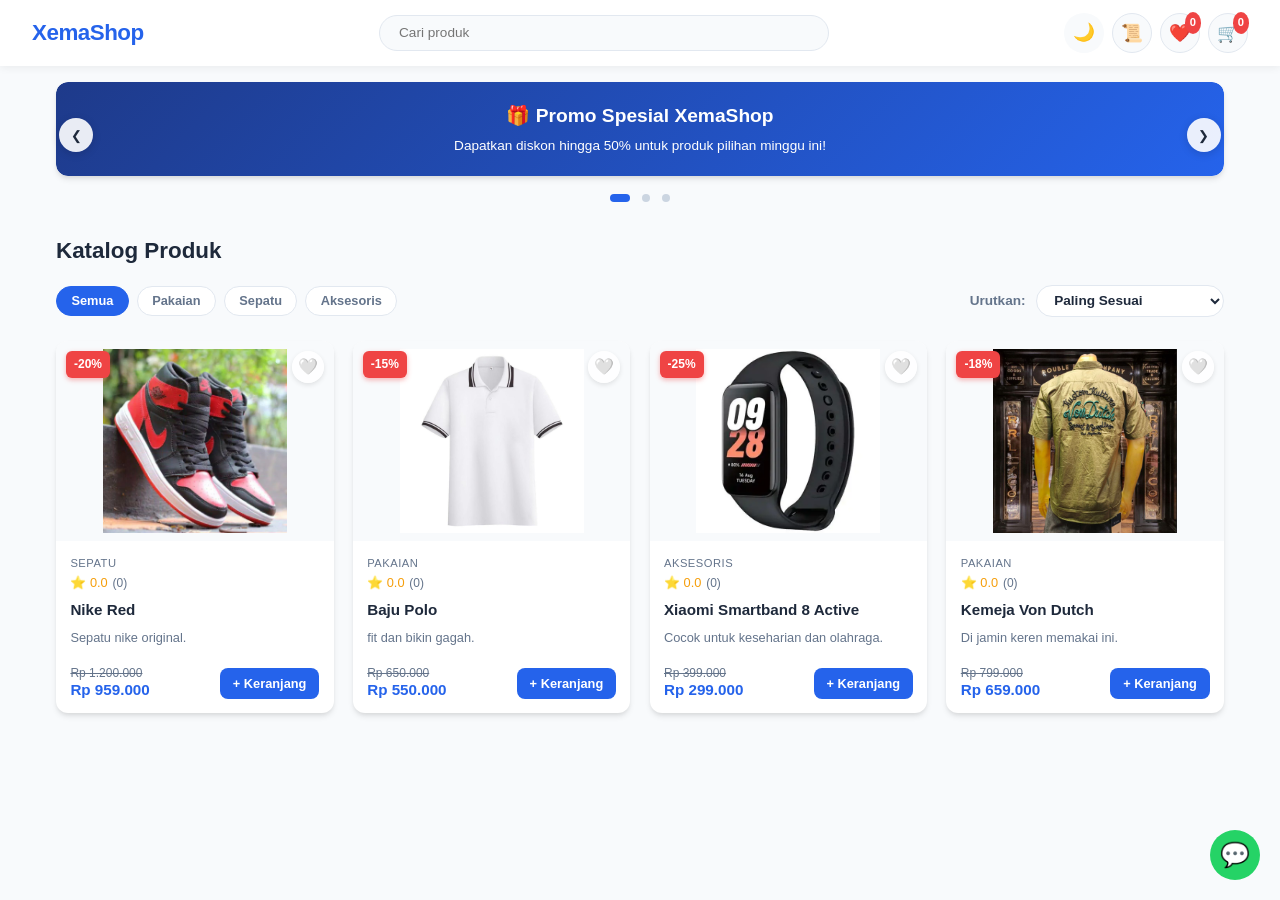
<file: index.html>
<!DOCTYPE html>
<html lang="id">
<head>
    <meta charset="UTF-8">
    <meta name="viewport" content="width=device-width, initial-scale=1.0">
    <meta name="google-site-verification" content="YqX3B5r68tZxQiuDohVBNaC2dRG-7oDWUFj8Z8aS5B4" />
    <title>XemaShop</title>
    <link rel="stylesheet" href="halaman%20utama/halaman-utama.css?v=2000">
</head>
<body>

    <header class="navbar">
        <div class="logo">
            <h2>XemaShop</h2>
        </div>

        <div class="search-box">
            <input type="text" id="search-input" placeholder="Cari produk">
        </div>

        <div style="display: flex; align-items: center; gap: 0.5rem;">
            <button id="dark-mode-toggle" class="cart-icon" title="Ubah Mode Gelap/Terang" style="border: none; outline: none;">
                🌙
            </button>

            <div class="cart-icon" id="history-btn" title="Riwayat Pembelian">
                📜
            </div>

            <div class="cart-icon" id="wishlist-btn" title="Daftar Favorit">
                ❤️ <span id="wishlist-count">0</span>
            </div>

            <div class="cart-icon" id="cart-btn" title="Keranjang Belanja">
                🛒 <span id="cart-count">0</span>
            </div>
        </div>
    </header>

    <section class="carousel-container">
      <div class="carousel-slide fade">
        <div class="banner-content banner-1">
          <h2>🎁 Promo Spesial XemaShop</h2>
          <p>Dapatkan diskon hingga 50% untuk produk pilihan minggu ini!</p>
        </div>
      </div>
      <div class="carousel-slide fade">
        <div class="banner-content banner-2">
          <h2>🔥 Potongan Ekstra Promo Sale</h2>
          <p>Nikmati penawaran harga spesial langsung tanpa syarat di katalog kami!</p>
        </div>
      </div>
      <div class="carousel-slide fade">
        <div class="banner-content banner-3">
          <h2>🚚 Bebas Ongkir Ke Seluruh Indonesia</h2>
          <p>Nikmati pengiriman cepat dan hemat hanya di XemaShop.</p>
        </div>
      </div>

      <button class="prev-slide" onclick="moveSlide(-1)">&#10094;</button>
      <button class="next-slide" onclick="moveSlide(1)">&#10095;</button>

      <div class="carousel-dots">
        <span class="dot" onclick="currentSlide(0)"></span>
        <span class="dot" onclick="currentSlide(1)"></span>
        <span class="dot" onclick="currentSlide(2)"></span>
      </div>
    </section>

    <main class="container">
        <h1 class="page-title">Katalog Produk</h1>
        <div style="display: flex; justify-content: space-between; align-items: center; flex-wrap: wrap; gap: 1rem; margin-bottom: 1.5rem;">
          <div class="category-filters" style="display: flex; gap: 0.5rem; flex-wrap: wrap;">
              <button class="filter-btn active" data-category="all">Semua</button>
              <button class="filter-btn" data-category="PAKAIAN">Pakaian</button>
              <button class="filter-btn" data-category="SEPATU">Sepatu</button>
              <button class="filter-btn" data-category="AKSESORIS">Aksesoris</button>
          </div>

          <div class="sort-box">
              <label for="sort-select" style="font-size: 0.85rem; font-weight: 600; color: var(--text-muted); margin-right: 0.4rem;">Urutkan:</label>
              <select id="sort-select" style="padding: 0.4rem 0.8rem; border: 1px solid var(--border-color); border-radius: 20px; outline: none; font-size: 0.85rem; background: var(--card-bg); cursor: pointer; color: var(--text-dark); font-weight: 600;">
                  <option value="default">Paling Sesuai</option>
                  <option value="lowest">Terendah ke Tertinggi</option>
                  <option value="highest">Tertinggi ke Terendah</option>
              </select>
          </div>
        </div>
        
        <div class="product-grid" id="product-container"></div>
    </main>

    <div class="cart-overlay" id="cart-overlay"></div>

    <aside class="cart-drawer" id="cart-drawer">
        <div class="cart-header">
            <h3 style="font-size: 1.05rem;">Keranjang Belanja</h3>
            <button class="close-btn" id="close-cart-btn">&times;</button>
        </div>
        
        <div class="cart-items" id="cart-items-container">
            <p class="empty-cart-msg">Keranjang kamu masih kosong.</p>
        </div>

        <div class="cart-footer">
            <div class="cart-total">
                <span>Total:</span>
                <strong id="cart-total-price">Rp 0</strong>
            </div>
            <button class="checkout-btn" id="checkout-btn">Checkout Sekarang</button>
        </div>
    </aside>

    <div class="modal-overlay" id="wishlist-modal">
        <div class="modal-content product-detail-card">
            <div style="display: flex; justify-content: space-between; align-items: center; margin-bottom: 1rem;">
                <h2 style="color: var(--text-dark); font-size: 1.2rem; margin: 0;">❤️ Favorit Saya</h2>
                <button class="close-btn" id="close-wishlist-btn">&times;</button>
            </div>
            <div id="wishlist-items-container" style="display: flex; flex-direction: column; gap: 1rem; max-height: 60vh; overflow-y: auto;">
            </div>
        </div>
    </div>

    <div class="modal-overlay" id="history-modal">
        <div class="modal-content product-detail-card" style="max-width: 650px;">
            <div style="display: flex; justify-content: space-between; align-items: center; margin-bottom: 1rem;">
                <h2 style="color: var(--text-dark); font-size: 1.2rem; margin: 0;">📜 Riwayat Pembelian & Ulasan</h2>
                <button class="close-btn" id="close-history-btn">&times;</button>
            </div>
            <div id="history-items-container" style="display: flex; flex-direction: column; gap: 1rem; max-height: 65vh; overflow-y: auto;">
            </div>
        </div>
    </div>

    <div class="modal-overlay" id="product-detail-modal">
        <div class="modal-content product-detail-card" style="max-width: 700px; position: relative;">
            <button class="close-btn" id="close-detail-btn" style="position: absolute; top: 15px; right: 20px; z-index: 10;">&times;</button>
            <div class="product-detail-body" id="product-detail-body"></div>
            
            <div class="reviews-section" style="margin-top: 1.5rem; border-top: 1px solid var(--border-color); padding-top: 1rem;">
                <h3 style="font-size: 1.1rem; margin-bottom: 1rem; color: var(--text-dark);">💬 Ulasan Pembeli</h3>
                <div id="product-reviews-container" style="display: flex; flex-direction: column; gap: 1rem; max-height: 300px; overflow-y: auto;">
                </div>
            </div>
        </div>
    </div>

    <a href="https://wa.me/6285124164662?text=Halo%20XemaShop!%20Saya%20mau%20tanya-tanya%20produk%20dong." 
       target="_blank" 
       class="floating-wa-btn" 
       title="Chat Customer Service">
       💬
    </a>

    <script src="halaman%20utama/produk.js?v=2000"></script>
    <script src="halaman%20utama/app.js?v=2000"></script>
</body>
</html>
</file>
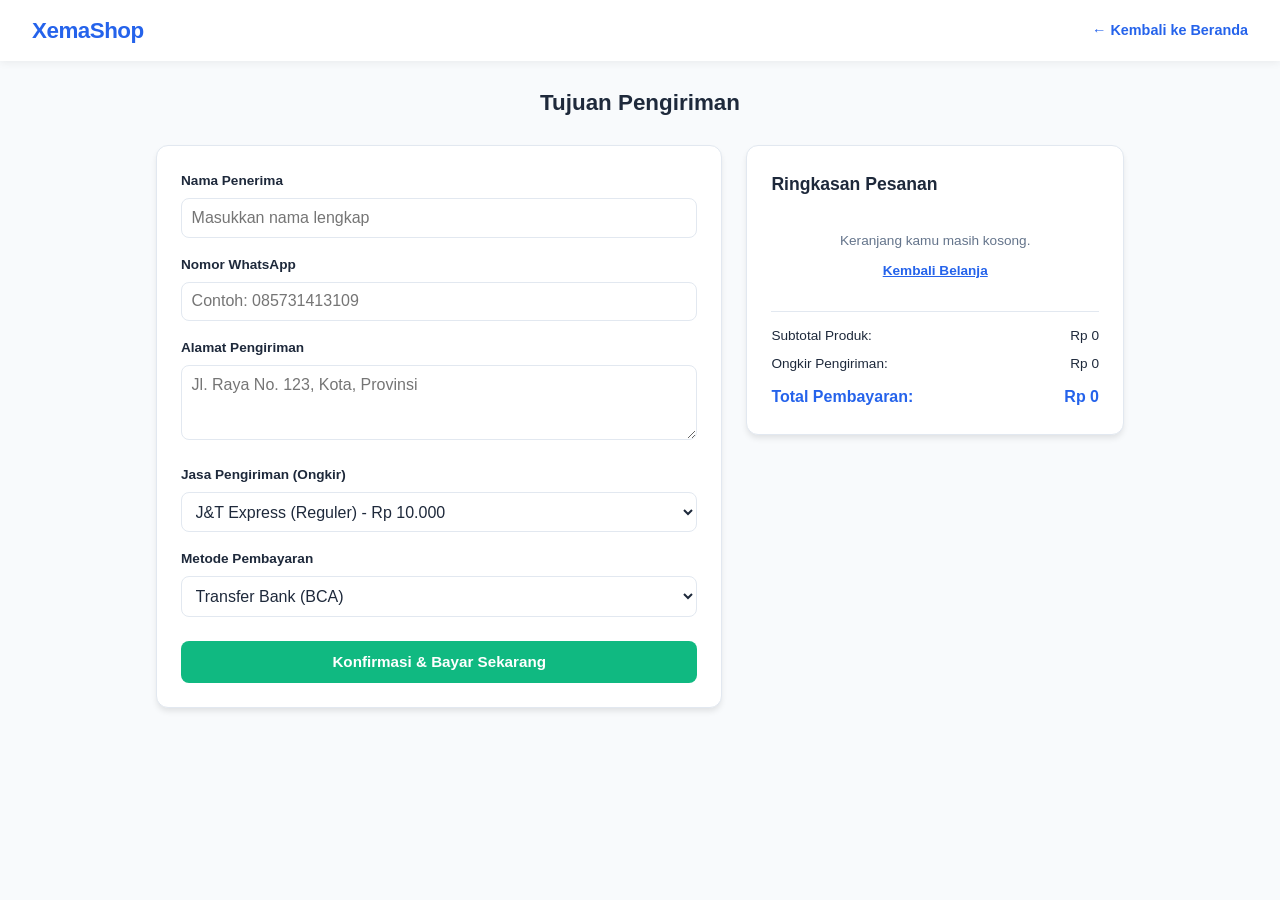
<file: checkout/checkout.html>
<!DOCTYPE html>
<html lang="id">
<head>
    <meta charset="UTF-8">
    <meta name="viewport" content="width=device-width, initial-scale=1.0">
    <title>Checkout - XemaShop</title>
    <link rel="stylesheet" href="../halaman utama/halaman-utama.css?v=1000">
    <link rel="stylesheet" href="checkout.css?v=1000">
</head>
<body>

    <header class="navbar">
        <div class="logo">
            <h2>XemaShop</h2>
        </div>
        <a href="../index.html" style="text-decoration: none; color: var(--primary-color); font-weight: 600; font-size: 0.9rem;">
            ← Kembali ke Beranda
        </a>
    </header>

    <main class="container">
        <h2 class="page-title">Tujuan Pengiriman</h2>

        <!-- CLASS BARU UNTUK LAYOUT CHECKOUT -->
        <div class="checkout-grid">
            
            <!-- FORM PENGIRIMAN -->
            <div class="checkout-card">
                <form id="checkout-form">
                    <div class="form-group">
                        <label>Nama Penerima</label>
                        <input type="text" id="input-name" placeholder="Masukkan nama lengkap" required>
                    </div>

                    <div class="form-group">
                        <label>Nomor WhatsApp</label>
                        <input type="tel" id="input-phone" placeholder="Contoh: 085731413109" required>
                    </div>

                    <div class="form-group">
                        <label>Alamat Pengiriman</label>
                        <textarea id="input-address" rows="3" placeholder="Jl. Raya No. 123, Kota, Provinsi" required></textarea>
                    </div>

                    <div class="form-group">
                        <label>Jasa Pengiriman (Ongkir)</label>
                        <select id="shipping-select">
                            <option value="10000">J&T Express (Reguler) - Rp 10.000</option>
                            <option value="15000">JNE Yes (Kilat) - Rp 15.000</option>
                            <option value="20000">SiCepat BEST - Rp 20.000</option>
                        </select>
                    </div>

                    <div class="form-group" style="margin-bottom: 1.5rem;">
                        <label>Metode Pembayaran</label>
                        <select id="payment-select">
                            <option value="Transfer Bank (BCA)">Transfer Bank (BCA)</option>
                            <option value="Transfer Bank (Mandiri)">Transfer Bank (Mandiri)</option>
                            <option value="E-Wallet (Gopay/OVO/Dana)">E-Wallet (Gopay/OVO/Dana)</option>
                            <option value="COD (Bayar di Tempat)">COD (Bayar di Tempat)</option>
                        </select>
                    </div>

                    <button type="submit" class="checkout-btn">
                        Konfirmasi & Bayar Sekarang
                    </button>
                </form>
            </div>

            <!-- RINGKASAN PESANAN -->
            <div class="checkout-card">
                <h3 style="font-size: 1.1rem; margin-bottom: 1rem; color: var(--text-dark);">Ringkasan Pesanan</h3>
                
                <div id="checkout-items-container"></div>

                <div style="border-top: 1px solid var(--border-color); padding-top: 0.8rem; margin-top: 0.8rem;">
                    <div style="display: flex; justify-content: space-between; font-size: 0.85rem; margin-bottom: 0.4rem;">
                        <span>Subtotal Produk:</span>
                        <span id="checkout-subtotal">Rp 0</span>
                    </div>
                    <div style="display: flex; justify-content: space-between; font-size: 0.85rem; margin-bottom: 0.4rem;">
                        <span>Ongkir Pengiriman:</span>
                        <span id="checkout-shipping-cost">Rp 10.000</span>
                    </div>
                    <div style="display: flex; justify-content: space-between; font-size: 1rem; font-weight: bold; color: var(--primary-color); margin-top: 0.6rem;">
                        <span>Total Pembayaran:</span>
                        <span id="checkout-total-payment">Rp 0</span>
                    </div>
                </div>
            </div>

        </div>
    </main>

    <!-- MODAL POP-UP NOTA / INVOICE -->
    <div class="modal-overlay" id="invoice-modal">
        <div class="product-detail-card" style="max-width: 450px;">
            <div id="invoice-content"></div>
            <div style="display: flex; flex-direction: column; gap: 0.6rem; margin-top: 1rem;">
                <button id="confirm-wa-btn" style="background: #25d366; color: white; border: none; padding: 0.7rem; border-radius: 8px; font-weight: bold; cursor: pointer;">
                    💬 Konfirmasi via WhatsApp
                </button>
                <button id="back-to-home-btn" style="background: var(--text-muted); color: white; border: none; padding: 0.7rem; border-radius: 8px; font-weight: bold; cursor: pointer;">
                    Kembali ke Halaman Utama
                </button>
            </div>
        </div>
    </div>

    <script src="checkout.js?v=1000"></script>
</body>
</html>
</file>
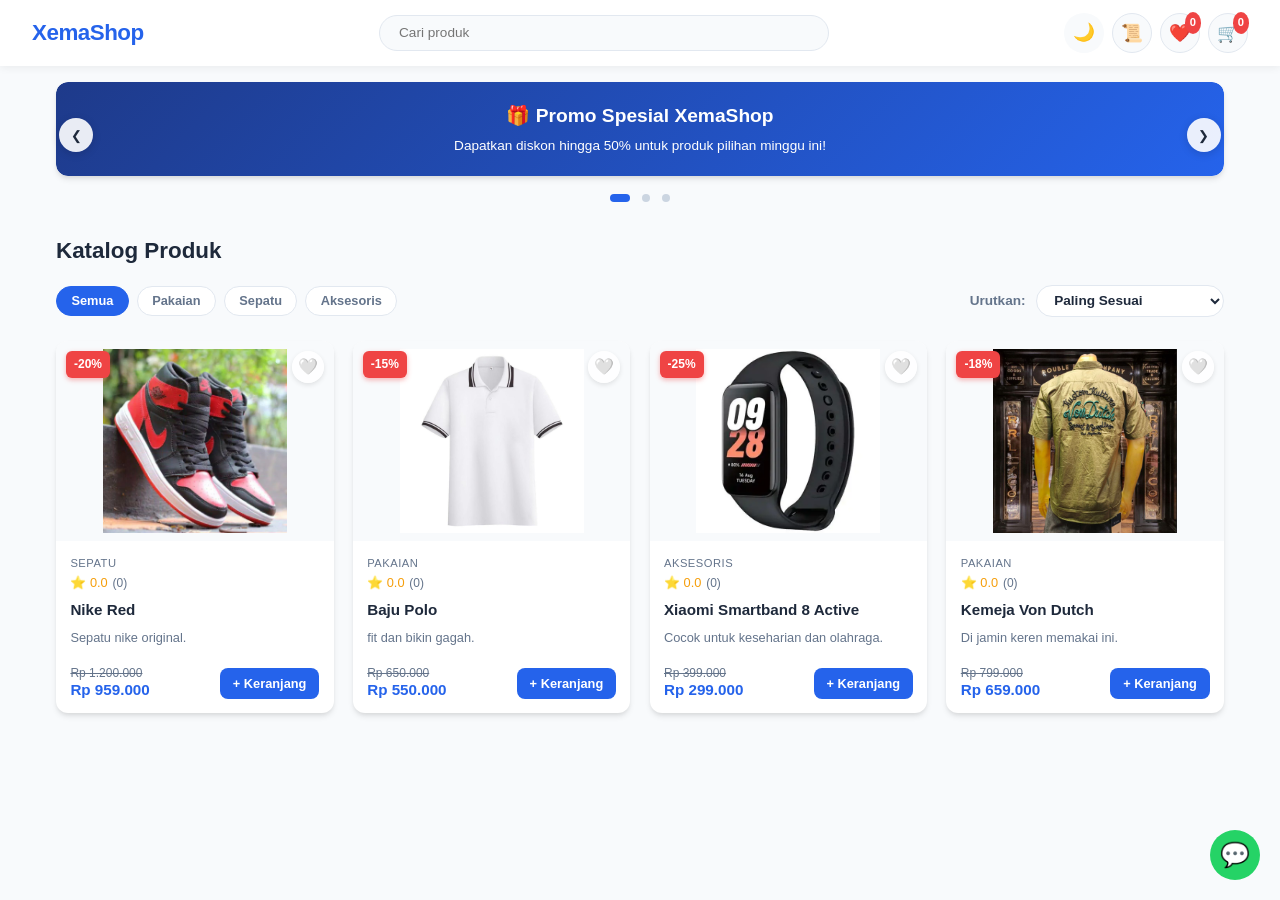
<file: halaman utama/halaman utama.html>
<!DOCTYPE html>
<html lang="id">
<head>
    <meta charset="UTF-8">
    <meta name="viewport" content="width=device-width, initial-scale=1.0">
    <title>XemaShop</title>
    <link rel="stylesheet" href="halaman-utama.css?v=8888">
</head>
<body>

    <header class="navbar">
        <div class="logo">
            <h2>XemaShop</h2>
        </div>

        <div class="search-box">
            <input type="text" id="search-input" placeholder="Cari produk">
        </div>

        <div style="display: flex; align-items: center; gap: 0.5rem;">
            <!-- TOMBOL SAKELAR DARK MODE -->
            <button id="dark-mode-toggle" class="cart-icon" title="Ubah Mode Gelap/Terang" style="border: none; outline: none;">
                🌙
            </button>

            <!-- IKON RIWAYAT PESANAN -->
            <div class="cart-icon" id="history-btn" title="Riwayat Pembelian">
                📜
            </div>

            <!-- IKON WISHLIST / FAVORIT -->
            <div class="cart-icon" id="wishlist-btn" title="Daftar Favorit">
                ❤️ <span id="wishlist-count">0</span>
            </div>

            <!-- IKON KERANJANG -->
            <div class="cart-icon" id="cart-btn" title="Keranjang Belanja">
                🛒 <span id="cart-count">0</span>
            </div>
        </div>
    </header>

    <!-- BANNER PROMO SLIDER (HERO CAROUSEL) -->
    <section class="carousel-container">
      <div class="carousel-slide fade">
        <div class="banner-content banner-1">
          <h2>🎁 Promo Spesial XemaShop</h2>
          <p>Dapatkan diskon hingga 50% untuk produk pilihan minggu ini!</p>
        </div>
      </div>
      <div class="carousel-slide fade">
        <div class="banner-content banner-2">
          <h2>🔥 Potongan Ekstra Promo Sale</h2>
          <p>Nikmati penawaran harga spesial langsung tanpa syarat di katalog kami!</p>
        </div>
      </div>
      <div class="carousel-slide fade">
        <div class="banner-content banner-3">
          <h2>🚚 Bebas Ongkir Ke Seluruh Indonesia</h2>
          <p>Nikmati pengiriman cepat dan hemat hanya di XemaShop.</p>
        </div>
      </div>

      <button class="prev-slide" onclick="moveSlide(-1)">&#10094;</button>
      <button class="next-slide" onclick="moveSlide(1)">&#10095;</button>

      <div class="carousel-dots">
        <span class="dot" onclick="currentSlide(0)"></span>
        <span class="dot" onclick="currentSlide(1)"></span>
        <span class="dot" onclick="currentSlide(2)"></span>
      </div>
    </section>

    <main class="container">
        <h1 class="page-title">Katalog Produk</h1>
        <div style="display: flex; justify-content: space-between; align-items: center; flex-wrap: wrap; gap: 1rem; margin-bottom: 1.5rem;">
          <div class="category-filters" style="display: flex; gap: 0.5rem; flex-wrap: wrap;">
              <button class="filter-btn active" data-category="all">Semua</button>
              <button class="filter-btn" data-category="PAKAIAN">Pakaian</button>
              <button class="filter-btn" data-category="SEPATU">Sepatu</button>
              <button class="filter-btn" data-category="AKSESORIS">Aksesoris</button>
          </div>

          <div class="sort-box">
              <label for="sort-select" style="font-size: 0.85rem; font-weight: 600; color: var(--text-muted); margin-right: 0.4rem;">Urutkan:</label>
              <select id="sort-select" style="padding: 0.4rem 0.8rem; border: 1px solid var(--border-color); border-radius: 20px; outline: none; font-size: 0.85rem; background: var(--card-bg); cursor: pointer; color: var(--text-dark); font-weight: 600;">
                  <option value="default">Paling Sesuai</option>
                  <option value="lowest">Terendah ke Tertinggi</option>
                  <option value="highest">Tertinggi ke Terendah</option>
              </select>
          </div>
        </div>
        
        <div class="product-grid" id="product-container"></div>
    </main>

    <!-- OVERLAY CART -->
    <div class="cart-overlay" id="cart-overlay"></div>

    <!-- DRAWER KERANJANG BELANJA -->
    <aside class="cart-drawer" id="cart-drawer">
        <div class="cart-header">
            <h3 style="font-size: 1.05rem;">Keranjang Belanja</h3>
            <button class="close-btn" id="close-cart-btn">&times;</button>
        </div>
        
        <div class="cart-items" id="cart-items-container">
            <p class="empty-cart-msg">Keranjang kamu masih kosong.</p>
        </div>

        <div class="cart-footer">
            <div class="cart-total">
                <span>Total:</span>
                <strong id="cart-total-price">Rp 0</strong>
            </div>
            <button class="checkout-btn" id="checkout-btn">Checkout Sekarang</button>
        </div>
    </aside>

    <!-- MODAL WISHLIST / FAVORIT -->
    <div class="modal-overlay" id="wishlist-modal">
        <div class="modal-content product-detail-card">
            <div style="display: flex; justify-content: space-between; align-items: center; margin-bottom: 1rem;">
                <h2 style="color: var(--text-dark); font-size: 1.2rem; margin: 0;">❤️ Favorit Saya</h2>
                <button class="close-btn" id="close-wishlist-btn">&times;</button>
            </div>
            <div id="wishlist-items-container" style="display: flex; flex-direction: column; gap: 1rem; max-height: 60vh; overflow-y: auto;">
            </div>
        </div>
    </div>

    <!-- MODAL RIWAYAT PEMBELIAN -->
    <div class="modal-overlay" id="history-modal">
        <div class="modal-content product-detail-card" style="max-width: 650px;">
            <div style="display: flex; justify-content: space-between; align-items: center; margin-bottom: 1rem;">
                <h2 style="color: var(--text-dark); font-size: 1.2rem; margin: 0;">📜 Riwayat Pembelian & Ulasan</h2>
                <button class="close-btn" id="close-history-btn">&times;</button>
            </div>
            <div id="history-items-container" style="display: flex; flex-direction: column; gap: 1rem; max-height: 65vh; overflow-y: auto;">
            </div>
        </div>
    </div>

    <!-- MODAL DETAIL PRODUK -->
    <div class="modal-overlay" id="product-detail-modal">
        <div class="modal-content product-detail-card" style="max-width: 700px; position: relative;">
            <button class="close-btn" id="close-detail-btn" style="position: absolute; top: 15px; right: 20px; z-index: 10;">&times;</button>
            <div class="product-detail-body" id="product-detail-body"></div>
            
            <div class="reviews-section" style="margin-top: 1.5rem; border-top: 1px solid var(--border-color); padding-top: 1rem;">
                <h3 style="font-size: 1.1rem; margin-bottom: 1rem; color: var(--text-dark);">💬 Ulasan Pembeli</h3>
                <div id="product-reviews-container" style="display: flex; flex-direction: column; gap: 1rem; max-height: 300px; overflow-y: auto;">
                </div>
            </div>
        </div>
    </div>

    <!-- TOMBOL LIVE CHAT WHATSAPP -->
    <a href="https://wa.me/6285124164662?text=Halo%20XemaShop!%20Saya%20mau%20tanya-tanya%20produk%20dong." 
       target="_blank" 
       class="floating-wa-btn" 
       title="Chat Customer Service">
       💬
    </a>

    <script src="produk.js?v=8888"></script>
    <script src="app.js?v=8888"></script>
</body>
</html>
</file>
<file: halaman utama/halaman-utama.css>
* {
  margin: 0;
  padding: 0;
  box-sizing: border-box;
  font-family: 'Segoe UI', Tahoma, Geneva, Verdana, sans-serif;
}

:root {
  --primary-color: #2563eb;
  --primary-hover: #1d4ed8;
  --bg-color: #f8fafc;
  --card-bg: #ffffff;
  --text-dark: #1e293b;
  --text-muted: #64748b;
  --accent-red: #ef4444;
  --accent-green: #10b981;
  --border-color: #e2e8f0;
  --shadow: 0 4px 6px -1px rgba(0, 0, 0, 0.1), 0 2px 4px -1px rgba(0, 0, 0, 0.06);
  --shadow-hover: 0 10px 15px -3px rgba(0, 0, 0, 0.1), 0 4px 6px -2px rgba(0, 0, 0, 0.05);
}

body.dark-mode {
  --bg-color: #0f172a;
  --card-bg: #1e293b;
  --text-dark: #f8fafc;
  --text-muted: #94a3b8;
  --border-color: #334155;
  --shadow: 0 4px 6px -1px rgba(0, 0, 0, 0.4);
  --shadow-hover: 0 10px 15px -3px rgba(0, 0, 0, 0.5);
}

body {
  background-color: var(--bg-color);
  color: var(--text-dark);
  line-height: 1.6;
  transition: background-color 0.3s ease, color 0.3s ease;
}

body.dark-mode select,
body.dark-mode input,
body.dark-mode textarea {
  color: var(--text-dark);
  background-color: #1e293b;
  border-color: var(--border-color);
}

/* ==========================================
   NAVBAR HEADER RAPI & PRESISI
   ========================================== */
.navbar {
  position: sticky;
  top: 0;
  background-color: var(--card-bg);
  box-shadow: 0 2px 8px rgba(0, 0, 0, 0.06);
  display: flex;
  justify-content: space-between;
  align-items: center;
  padding: 0.8rem 2rem;
  z-index: 100;
  gap: 1.5rem;
}

.logo h2 {
  color: var(--primary-color);
  font-weight: 800;
  font-size: 1.4rem;
  letter-spacing: -0.5px;
  white-space: nowrap;
}

.search-box {
  flex: 1;
  max-width: 450px;
  margin: 0 auto;
}

.search-box input {
  width: 100%;
  padding: 0.6rem 1.2rem;
  border: 1px solid var(--border-color);
  border-radius: 25px;
  outline: none;
  font-size: 0.85rem;
  transition: all 0.2s ease;
  background-color: var(--bg-color);
}

.search-box input:focus {
  border-color: var(--primary-color);
  box-shadow: 0 0 0 3px rgba(37, 99, 235, 0.15);
  background-color: var(--card-bg);
}

.cart-icon {
  position: relative;
  font-size: 1.1rem;
  cursor: pointer;
  padding: 0.4rem;
  background: var(--bg-color);
  border: 1px solid var(--border-color);
  border-radius: 50%;
  display: flex;
  align-items: center;
  justify-content: center;
  width: 40px;
  height: 40px;
  flex-shrink: 0;
  transition: transform 0.2s ease, background 0.2s ease;
}

.cart-icon:hover {
  transform: translateY(-2px);
  background: var(--border-color);
}

#cart-count, #wishlist-count {
  position: absolute;
  top: -2px;
  right: -2px;
  background-color: var(--accent-red);
  color: white;
  font-size: 0.7rem;
  font-weight: bold;
  padding: 2px 5px;
  border-radius: 50%;
}

/* ==========================================
   CONTAINER & KATALOG PRODUK
   ========================================== */
.container {
  max-width: 1200px;
  margin: 1.5rem auto;
  padding: 0 1rem;
}

.page-title {
  margin-bottom: 1rem;
  font-size: 1.4rem;
  color: var(--text-dark);
}

.product-grid {
  display: grid;
  grid-template-columns: repeat(auto-fill, minmax(220px, 1fr));
  gap: 1.2rem;
}

.product-cart {
  background-color: var(--card-bg);
  border-radius: 12px;
  overflow: hidden;
  box-shadow: var(--shadow);
  display: flex;
  flex-direction: column;
  transition: transform 0.2s ease, box-shadow 0.2s ease;
}

.product-cart:hover {
  transform: translateY(-4px);
  box-shadow: var(--shadow-hover);
}

.product-image-wrapper {
  position: relative;
  width: 100%;
  height: 200px;
  background-color: #f8fafc;
  overflow: hidden;
}

.product-image {
  width: 100%;
  height: 100%;
  object-fit: contain;
  object-position: center;
  padding: 0.5rem;
}

.discount-badge {
  position: absolute;
  top: 10px;
  left: 10px;
  background-color: #ef4444;
  color: #ffffff;
  font-size: 0.75rem;
  font-weight: 700;
  padding: 4px 8px;
  border-radius: 6px;
  z-index: 5;
  box-shadow: 0 2px 5px rgba(239, 68, 68, 0.4);
}

.wishlist-heart-btn {
  position: absolute;
  top: 10px;
  right: 10px;
  background: rgba(255, 255, 255, 0.9);
  border: none;
  border-radius: 50%;
  width: 32px;
  height: 32px;
  font-size: 1rem;
  display: flex;
  align-items: center;
  justify-content: center;
  cursor: pointer;
  z-index: 5;
  box-shadow: 0 2px 5px rgba(0,0,0,0.1);
}

.product-info {
  padding: 0.9rem;
  display: flex;
  flex-direction: column;
  flex-grow: 1;
}

.product-category {
  font-size: 0.7rem;
  color: var(--text-muted);
  text-transform: uppercase;
  letter-spacing: 0.5px;
}

.product-title {
  font-size: 0.95rem;
  font-weight: 600;
  margin-bottom: 0.3rem;
}

.product-description {
  font-size: 0.8rem;
  color: var(--text-muted);
  margin-bottom: 0.8rem;
  display: -webkit-box;
  -webkit-line-clamp: 2;
  line-clamp: 2;
  -webkit-box-orient: vertical;
  overflow: hidden;
}

.product-bottom {
  display: flex;
  justify-content: space-between;
  align-items: flex-end;
  margin-top: auto;
  gap: 0.5rem;
}

.product-price-container {
  display: flex;
  flex-direction: column;
  justify-content: flex-end;
  min-height: 38px;
}

.discount-price {
  font-size: 0.95rem;
  font-weight: 700;
  color: var(--primary-color);
  line-height: 1.2;
}

.original-price {
  font-size: 0.75rem;
  color: var(--text-muted);
  text-decoration: line-through; 
  line-height: 1.2;
}

.add-to-cart-btn {
  background-color: var(--primary-color);
  color: white;
  border: none;
  padding: 0.5rem 0.8rem;
  border-radius: 8px;
  cursor: pointer;
  font-weight: 600;
  font-size: 0.8rem;
  height: fit-content;
  align-self: flex-end;
}

.add-to-cart-btn:hover {
  background-color: var(--primary-hover);
}

.product-rating {
  display: flex;
  align-items: center;
  gap: 0.3rem;
  font-size: 0.8rem;
  margin-bottom: 0.3rem;
}

.rating-stars { color: #f59e0b; }
.rating-count { color: var(--text-muted); font-size: 0.75rem; }

/* ==========================================
   BANNER CAROUSEL PROMO (SUDAH DIPERBAIKI RAMPING)
   ========================================== */
.carousel-container {
  max-width: 1200px;
  margin: 1rem auto 0 auto;
  padding: 0 1rem;
  position: relative;
}

.carousel-slide {
  display: none;
  border-radius: 12px;
  overflow: hidden;
  box-shadow: var(--shadow);
}

.banner-content {
  padding: 1.2rem 2.5rem; /* Dikurangi dari 2.2rem agar ramping */
  color: white;
  text-align: center;
  border-radius: 12px;
  display: flex;
  flex-direction: column;
  justify-content: center;
  align-items: center;
  min-height: auto; /* Dihapus dari 150px agar ikuti isi teks saja */
}

.banner-content h2 {
  font-size: 1.2rem;
  margin-bottom: 0.2rem;
}

.banner-content p {
  font-size: 0.85rem;
}

.banner-1 { background: linear-gradient(135deg, #1e3a8a 0%, #2563eb 100%); }
.banner-2 { background: linear-gradient(135deg, #059669 0%, #10b981 100%); }
.banner-3 { background: linear-gradient(135deg, #7c3aed 0%, #a855f7 100%); }

.prev-slide, .next-slide,
.prev-btn, .next-btn,
.prev, .next {
  position: absolute !important;
  top: 42% !important; /* Menaikkan posisi tombol agar pas di tengah */
  transform: translateY(-50%) !important;
  background: rgba(255, 255, 255, 0.9) !important;
  color: #1e293b !important;
  border: none !important;
  width: 34px !important;
  height: 34px !important;
  border-radius: 50% !important;
  display: flex !important;
  align-items: center !important;
  justify-content: center !important;
  cursor: pointer !important;
  z-index: 10 !important;
  box-shadow: 0 2px 8px rgba(0, 0, 0, 0.15) !important;
  transition: all 0.2s ease !important;
}

.prev-slide:hover, .next-slide:hover,
.prev-btn:hover, .next-btn:hover,
.prev:hover, .next:hover {
  background: #ffffff !important;
  transform: translateY(-50%) scale(1.1) !important;
}

.prev-slide, .prev-btn, .prev {
  left: 1.2rem !important;
}

.next-slide, .next-btn, .next {
  right: 1.2rem !important;
}

.carousel-dots { text-align: center; margin-top: 0.5rem; }
.dot {
  cursor: pointer;
  height: 8px; width: 8px;
  margin: 0 4px;
  background-color: #cbd5e1;
  border-radius: 50%;
  display: inline-block;
}
.dot.active { background-color: var(--primary-color); width: 20px; border-radius: 10px; }

.cart-overlay {
  position: fixed;
  top: 0;
  left: 0;
  width: 100vw;
  height: 100vh;
  background-color: rgba(0, 0, 0, 0.5); 
  opacity: 0;
  visibility: hidden;
  transition: all 0.3s ease;
  z-index: 200;
}

.cart-overlay.active {
  opacity: 1;
  visibility: visible;
}

.cart-drawer {
  position: fixed;
  top: 70px;
  right: -420px;
  transform: none !important;
  width: 380px;
  max-width: 90vw;
  height: auto !important;
  max-height: 80vh !important;
  background-color: var(--card-bg);
  box-shadow: -4px 8px 25px rgba(0,0,0,0.2);
  border-radius: 16px 0 16px 16px;
  border: 1px solid var(--border-color);
  display: flex;
  flex-direction: column;
  transition: right 0.3s cubic-bezier(0.4, 0, 0.2, 1);
  z-index: 201;
  overflow: hidden;
}

.cart-drawer.active {
  right: 1.5rem !important;
}

.cart-header {
  padding: 1.2rem;
  border-bottom: 1px solid var(--border-color);
  display: flex;
  justify-content: space-between;
  align-items: center;
}

.close-btn {
  background: none;
  border: none;
  font-size: 1.8rem;
  cursor: pointer;
  color: var(--text-muted);
}

.cart-items {
  padding: 1rem;
  flex: 1;
  overflow-y: auto;
  max-height: 50vh;
}

.empty-cart-msg {
  text-align: center;
  color: var(--text-muted);
  margin-top: 2rem;
}

.cart-item {
  display: flex;
  align-items: center;
  gap: 0.8rem;
  margin-bottom: 1rem;
  padding-bottom: 1rem;
  border-bottom: 1px solid var(--border-color);
}

.cart-item img,
.cart-item-img {
  width: 65px !important;
  height: 65px !important;
  max-width: 65px !important;
  max-height: 65px !important;
  object-fit: cover !important;
  border-radius: 8px !important;
  flex-shrink: 0 !important;
}

.cart-item-info { flex-grow: 1; }
.cart-item-title { font-size: 0.85rem; font-weight: 600; line-height: 1.2; }
.cart-item-price { font-size: 0.8rem; color: var(--primary-color); font-weight: bold; margin-top: 0.2rem; }

.cart-item-qty {
  display: flex;
  align-items: center;
  gap: 0.4rem;
  margin-top: 0.3rem;
}

.qty-btn {
  background-color: var(--bg-color);
  border: 1px solid var(--border-color);
  width: 22px;
  height: 22px;
  border-radius: 4px;
  cursor: pointer;
  font-weight: bold;
}

.remove-item-btn {
  background: none;
  border: none;
  color: var(--accent-red);
  cursor: pointer;
  font-size: 0.75rem;
}

.cart-footer {
  padding: 1rem 1.2rem;
  border-top: 1px solid var(--border-color);
  background-color: var(--bg-color);
  margin-top: auto;
}

.cart-total {
  display: flex;
  justify-content: space-between;
  font-size: 1rem;
  margin-bottom: 1rem;
}

.checkout-btn {
  width: 100%;
  background-color: var(--accent-green);
  color: white;
  border: none;
  padding: 0.8rem;
  border-radius: 8px;
  font-weight: bold;
  font-size: 0.95rem;
  cursor: pointer;
}


.modal-overlay {
  position: fixed;
  top: 0; left: 0;
  width: 100vw; height: 100vh;
  background-color: rgba(0, 0, 0, 0.5);
  backdrop-filter: blur(2px);
  display: flex;
  justify-content: center;
  align-items: center;
  opacity: 0; visibility: hidden;
  transition: all 0.3s ease;
  z-index: 1000;
  padding: 1rem;
}

.modal-overlay.active { 
  opacity: 1; 
  visibility: visible; 
}

.product-detail-card {
  background-color: var(--card-bg);
  border-radius: 16px;
  width: 90%;
  max-width: 650px;
  max-height: 90vh;
  overflow-y: auto;
  overflow-x: hidden;
  position: relative;
  padding: 1.5rem;
  margin: auto;
}

.product-detail-body {
  display: grid;
  grid-template-columns: 1fr 1fr;
  gap: 1.2rem;
  align-items: flex-start;
}

.detail-img-wrapper {
  position: relative;
  width: 100%;
  height: 240px;
  border-radius: 12px;
  overflow: hidden;
  background-color: #f1f5f9;
}

.detail-img {
  width: 100% !important;
  height: 100% !important;
  object-fit: contain !important;
  display: block;
}

.floating-wa-btn {
  position: fixed;
  bottom: 20px; right: 20px;
  width: 50px; height: 50px;
  background-color: #25d366;
  color: white;
  border-radius: 50%;
  display: flex;
  align-items: center;
  justify-content: center;
  font-size: 1.5rem;
  text-decoration: none;
  z-index: 999;
}

.filter-btn {
  padding: 0.4rem 0.9rem;
  background-color: var(--card-bg);
  color: var(--text-muted);
  border: 1px solid var(--border-color);
  border-radius: 20px;
  font-size: 0.8rem;
  font-weight: 600;
  cursor: pointer;
}

.filter-btn.active {
  background-color: var(--primary-color);
  color: white;
  border-color: var(--primary-color);
}

.size-selector {
  margin: 0.8rem 0;
}

.size-selector label {
  display: block;
  font-size: 0.85rem;
  font-weight: 600;
  color: var(--text-dark);
  margin-bottom: 0.5rem;
}

.size-options {
  display: flex !important;
  flex-wrap: wrap !important;
  gap: 0.5rem !important;
}

.size-btn {
  min-width: 40px;
  height: 36px;
  padding: 0 0.6rem;
  border: 1px solid var(--border-color);
  background-color: var(--card-bg);
  color: var(--text-dark);
  border-radius: 8px;
  font-size: 0.85rem;
  font-weight: 600;
  cursor: pointer;
  display: inline-flex;
  align-items: center;
  justify-content: center;
  transition: all 0.2s ease;
}

.size-btn:hover {
  border-color: var(--primary-color);
  color: var(--primary-color);
}

.size-btn.active {
  border-color: var(--primary-color);
  background-color: var(--primary-color);
  color: #ffffff;
  box-shadow: 0 2px 6px rgba(37, 99, 235, 0.3);
}

/* ==========================================
   MODAL RIWAYAT PEMBELIAN & ULASAN
   ========================================== */
.history-order-card {
  background-color: var(--card-bg);
  border: 1px solid var(--border-color);
  border-radius: 12px;
  padding: 1rem;
  margin-bottom: 1rem;
  box-shadow: 0 2px 4px rgba(0,0,0,0.05);
}

.history-order-header {
  display: flex;
  justify-content: space-between;
  border-bottom: 1px solid var(--border-color);
  padding-bottom: 0.6rem;
  margin-bottom: 0.8rem;
  font-size: 0.85rem;
  color: var(--text-muted);
}

.history-product-item {
  display: flex;
  flex-direction: column;
  gap: 0.8rem;
  margin-bottom: 1rem;
}

.history-product-main {
  display: flex;
  gap: 1rem;
  align-items: flex-start;
}

.history-product-img {
  width: 75px !important;
  height: 75px !important;
  max-width: 75px !important;
  max-height: 75px !important;
  object-fit: cover !important;
  border-radius: 8px !important;
  flex-shrink: 0 !important;
  border: 1px solid var(--border-color);
}

.star-rating-input span {
  font-size: 1.3rem;
  cursor: pointer;
  filter: grayscale(100%);
  transition: transform 0.2s, filter 0.2s;
  display: inline-block;
  margin-right: 2px;
}

.star-rating-input span.active {
  filter: grayscale(0%);
}

.star-rating-input span:hover {
  transform: scale(1.2);
}

.review-form-box {
  background: var(--bg-color);
  border: 1px solid var(--border-color);
  border-radius: 8px;
  padding: 0.8rem;
  display: flex;
  flex-direction: column;
  gap: 0.6rem;
  width: 100%;
  box-sizing: border-box;
}

.review-textarea {
  width: 100% !important;
  min-height: 60px;
  max-height: 120px;
  padding: 0.6rem;
  border: 1px solid var(--border-color);
  border-radius: 6px;
  font-size: 0.85rem;
  resize: vertical;
  box-sizing: border-box !important;
}

.review-media-upload {
  display: flex;
  align-items: center;
  flex-wrap: wrap;
  gap: 0.6rem;
}

.upload-btn-label {
  background-color: var(--card-bg);
  border: 1px solid var(--border-color);
  padding: 0.4rem 0.7rem;
  border-radius: 6px;
  font-size: 0.75rem;
  font-weight: 600;
  cursor: pointer;
  display: inline-flex;
  align-items: center;
  gap: 0.3rem;
  color: var(--text-dark);
  transition: background 0.2s;
}

.upload-btn-label:hover {
  background-color: var(--border-color);
}

.submit-review-btn {
  background-color: var(--primary-color);
  color: #ffffff;
  border: none;
  padding: 0.6rem;
  border-radius: 6px;
  font-size: 0.85rem;
  font-weight: 600;
  cursor: pointer;
  transition: background-color 0.2s;
  width: 100%;
}

.submit-review-btn:hover {
  background-color: var(--primary-hover);
}

/* ==========================================
   ATURAN RESPONSIVE UNTUK HP / MOBILE
   ========================================== */
@media screen and (max-width: 650px) {
  .navbar {
    flex-wrap: wrap;
    padding: 0.6rem 0.8rem;
  }

  .search-box {
    order: 3;
    width: 100%;
    flex: 1 0 100%;
    max-width: 100%;
    margin-top: 0.3rem;
  }

  .banner-content {
    padding: 1rem 1.5rem;
  }

  .banner-content h2 { font-size: 0.95rem; }
  .banner-content p { font-size: 0.75rem; }

  .prev-slide { left: 0.5rem; }
  .next-slide { right: 0.5rem; }

  .product-grid {
    grid-template-columns: repeat(2, 1fr);
    gap: 0.8rem;
  }

  .product-image-wrapper { height: 140px; }

  .add-to-cart-btn {
    width: 100%;
    font-size: 0.75rem;
    padding: 0.4rem;
  }

  .product-bottom {
    flex-direction: column;
    align-items: flex-start;
  }

  .product-detail-body {
    grid-template-columns: 1fr;
    gap: 0.8rem;
  }

  .detail-img-wrapper { height: 180px; }

  .cart-drawer {
    top: 110px !important;
  }

  .cart-drawer.active {
    right: 0.5rem !important;
  }
}

/* ==========================================
   FIX PERMANEN WISHLIST MOBILE RESPONSIVE
   ========================================== */
.wishlist-item-card {
  display: flex !important;
  align-items: center !important;
  justify-content: space-between !important;
  gap: 0.6rem !important;
  padding: 0.7rem !important;
  border: 1px solid var(--border-color) !important;
  border-radius: 12px !important;
  margin-bottom: 0.8rem !important;
  background-color: var(--card-bg) !important;
  box-sizing: border-box !important;
  width: 100% !important;
}

.wishlist-item-card img,
.wishlist-item-img {
  width: 55px !important;
  height: 55px !important;
  min-width: 55px !important;
  object-fit: contain !important;
  border-radius: 8px !important;
  background-color: #f8fafc !important;
  border: 1px solid var(--border-color) !important;
  flex-shrink: 0 !important;
  margin: 0 !important;
}

.wishlist-item-info {
  flex: 1 !important;
  min-width: 0 !important;
  display: flex !important;
  flex-direction: column !important;
  justify-content: center !important;
}

.wishlist-item-info h4 {
  font-size: 0.85rem !important;
  font-weight: 600 !important;
  color: var(--text-dark) !important;
  margin-bottom: 0.2rem !important;
  white-space: nowrap !important;
  overflow: hidden !important;
  text-overflow: ellipsis !important;
}

.wishlist-item-info p {
  font-size: 0.8rem !important;
  font-weight: 700 !important;
  color: var(--primary-color) !important;
  margin: 0 !important;
}

.wishlist-item-actions {
  display: flex !important;
  align-items: center !important;
  gap: 0.4rem !important;
  flex-shrink: 0 !important;
}

.wishlist-item-actions .add-to-cart-btn {
  height: 34px !important;
  padding: 0 0.6rem !important;
  font-size: 0.75rem !important;
  border-radius: 8px !important;
  display: inline-flex !important;
  align-items: center !important;
  justify-content: center !important;
  margin: 0 !important;
  white-space: nowrap !important;
}

.remove-wishlist-btn,
.wishlist-item-actions button:last-child {
  width: 34px !important;
  height: 34px !important;
  min-width: 34px !important;
  background-color: #fee2e2 !important;
  color: #ef4444 !important;
  border: 1px solid #fca5a5 !important;
  border-radius: 8px !important;
  cursor: pointer !important;
  display: inline-flex !important;
  align-items: center !important;
  justify-content: center !important;
  font-size: 0.9rem !important;
  padding: 0 !important;
  margin: 0 !important;
  transition: all 0.2s ease !important;
}

@media screen and (max-width: 480px) {
  .wishlist-item-card {
    padding: 0.6rem 0.5rem !important;
    gap: 0.4rem !important;
  }

  .wishlist-item-actions .add-to-cart-btn {
    padding: 0 0.4rem !important;
    font-size: 0.7rem !important;
  }
}

/* ==========================================
   SAMAKAN MODAL FAVORIT & RIWAYAT SEPERTI KERANJANG (DI KANAN ATAS)
   ========================================== */
#wishlist-modal,
#history-modal {
  align-items: flex-start !important;
  justify-content: flex-end !important;
  padding-top: 70px !important;
  padding-right: 1.5rem !important;
}

#wishlist-modal .product-detail-card,
#history-modal .product-detail-card {
  width: 380px !important;
  max-width: 90vw !important;
  max-height: 80vh !important;
  margin: 0 !important;
  border-radius: 16px 0 16px 16px !important;
  box-shadow: -4px 8px 25px rgba(0, 0, 0, 0.2) !important;
  border: 1px solid var(--border-color) !important;
  animation: slideDownNav 0.25s ease-out !important;
}

@keyframes slideDownNav {
  from {
    opacity: 0;
    transform: translateY(-10px);
  }
  to {
    opacity: 1;
    transform: translateY(0);
  }
}

@media screen and (max-width: 650px) {
  #wishlist-modal,
  #history-modal {
    padding-top: 110px !important;
    padding-right: 0.5rem !important;
    padding-left: 0.5rem !important;
  }

  #wishlist-modal .product-detail-card,
  #history-modal .product-detail-card {
    width: 100% !important;
  }
}
</file>
<file: checkout/checkout.css>
/* ======================================================
   STYLESHEET CHECKOUT (HYBRID MOBILE & DARK MODE)
   ========================================= */

* {
  margin: 0;
  padding: 0;
  box-sizing: border-box;
  font-family: 'Segoe UI', Tahoma, Geneva, Verdana, sans-serif;
}

:root {
  --primary-color: #2563eb;
  --bg-color: #f8fafc;
  --card-bg: #ffffff;
  --text-dark: #1e293b;
  --text-muted: #64748b;
  --accent-green: #10b981;
  --border-color: #e2e8f0;
  --shadow: 0 4px 6px -1px rgba(0, 0, 0, 0.1);
}

/* SUPPORT DARK MODE CHECKOUT */
body.dark-mode {
  --bg-color: #0f172a;
  --card-bg: #1e293b;
  --text-dark: #f8fafc;
  --text-muted: #94a3b8;
  --border-color: #334155;
  --shadow: 0 4px 6px -1px rgba(0, 0, 0, 0.4);
}

body.dark-mode select,
body.dark-mode input,
body.dark-mode textarea {
  color: var(--text-dark) !important;
  background-color: #1e293b !important;
  border-color: var(--border-color) !important;
}

body {
  background-color: var(--bg-color);
  color: var(--text-dark);
  line-height: 1.6;
  transition: background-color 0.3s ease, color 0.3s ease;
}

.container {
  max-width: 1000px;
  margin: 1.5rem auto;
  padding: 0 1rem;
}

.page-title {
  text-align: center;
  margin-bottom: 1.5rem;
  color: var(--text-dark);
}

/* LAYOUT GRID CHECKOUT DESKTOP */
.checkout-grid {
  display: grid;
  grid-template-columns: 1.2fr 0.8fr;
  gap: 1.5rem;
  align-items: start;
}

.checkout-card {
  background: var(--card-bg);
  padding: 1.5rem;
  border-radius: 12px;
  box-shadow: var(--shadow);
  border: 1px solid var(--border-color);
}

.form-group {
  margin-bottom: 1rem;
}

.form-group label {
  display: block;
  font-size: 0.85rem;
  font-weight: 600;
  margin-bottom: 0.4rem;
}

.form-group input,
.form-group textarea,
.form-group select {
  width: 100%;
  padding: 0.6rem;
  border: 1px solid var(--border-color);
  border-radius: 8px;
  background: var(--card-bg);
  font-size: 16px;
  color: var(--text-dark);
  box-sizing: border-box;
}

.checkout-btn {
  width: 100%;
  padding: 0.8rem;
  background-color: var(--accent-green);
  color: white;
  border: none;
  border-radius: 8px;
  font-weight: bold;
  cursor: pointer;
  font-size: 0.95rem;
}

/* ======================================================
   MODAL POP-UP INVOICE / NOTA (PERBAIKAN BUG)
   ====================================================== */
.modal-overlay {
  position: fixed;
  top: 0;
  left: 0;
  width: 100vw;
  height: 100vh;
  background-color: rgba(0, 0, 0, 0.5);
  backdrop-filter: blur(3px);
  display: flex;
  justify-content: center;
  align-items: center;
  opacity: 0;
  visibility: hidden;
  transition: all 0.3s ease;
  z-index: 1000;
  padding: 1rem;
}

.modal-overlay.active {
  opacity: 1;
  visibility: visible;
}

.product-detail-card {
  background-color: var(--card-bg);
  border-radius: 16px;
  width: 100%;
  max-width: 480px;
  max-height: 90vh;
  overflow-y: auto;
  position: relative;
  padding: 1.5rem;
  box-shadow: 0 10px 25px rgba(0, 0, 0, 0.2);
  border: 1px solid var(--border-color);
}

/* RESPONSIVE LAYAR SEMPIT / HP (< 768px) */
@media screen and (max-width: 768px) {
  .container {
    padding: 0 0.8rem !important;
    margin: 1rem auto !important;
  }

  .checkout-grid {
    grid-template-columns: 1fr !important;
    gap: 1rem !important;
  }

  .checkout-card {
    padding: 1rem !important;
  }
}
</file>
